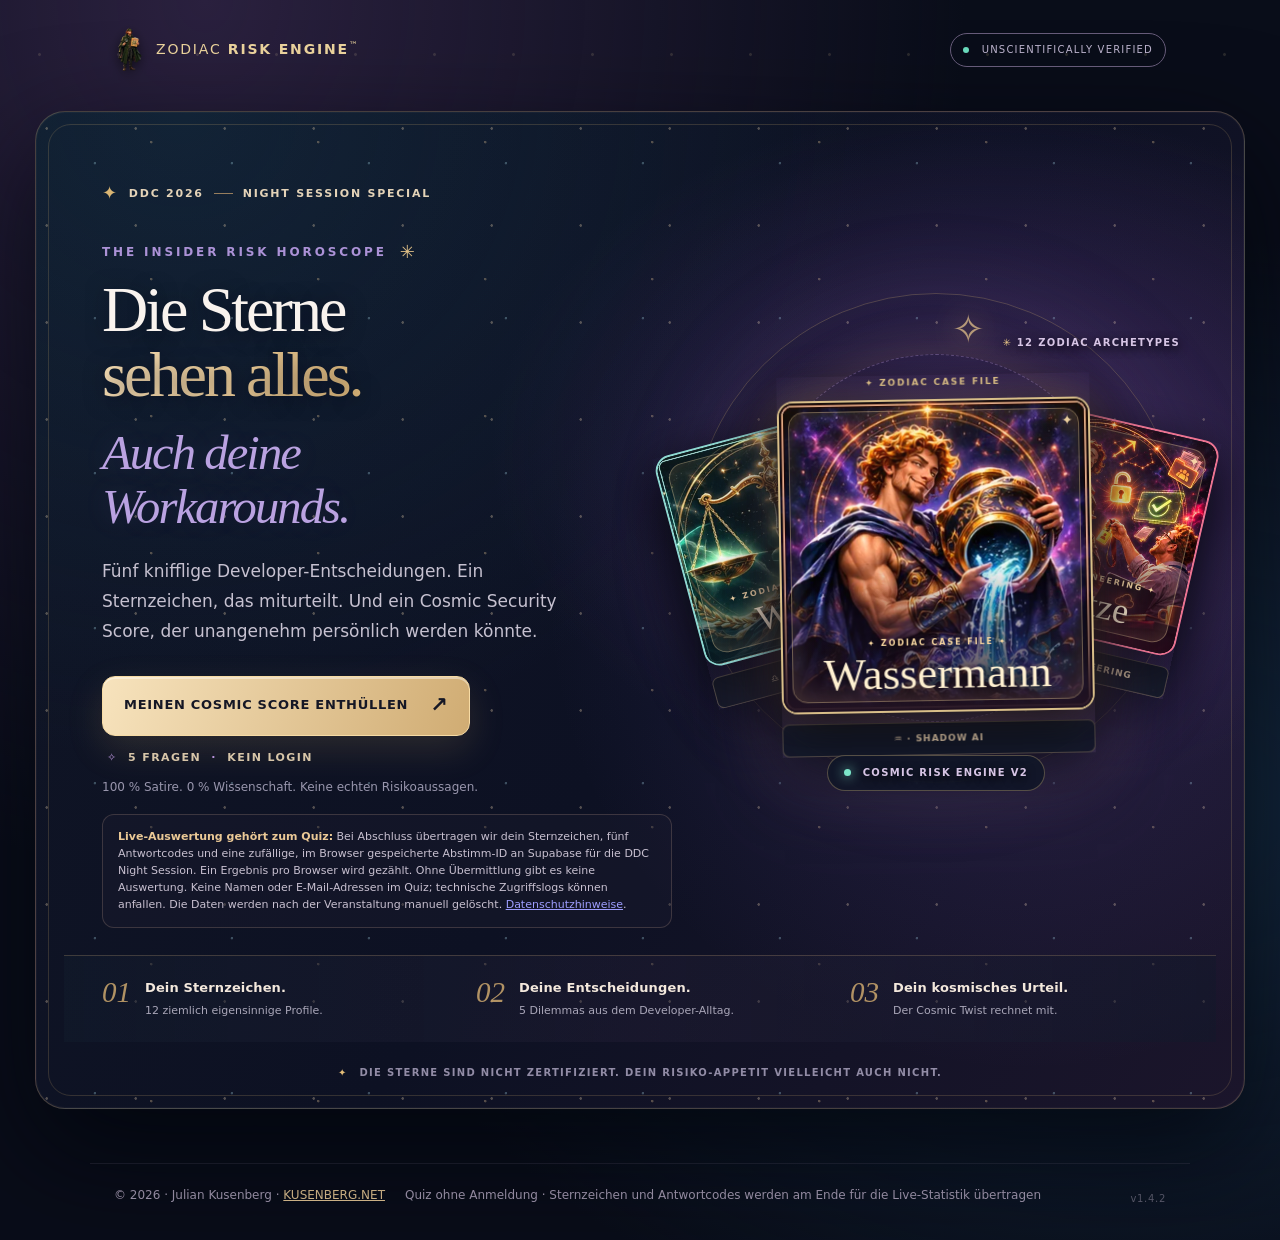
<file: index.html>
<!doctype html>
<html lang="de">
<head>
  <meta charset="utf-8">
  <meta name="viewport" content="width=device-width, initial-scale=1">
  <meta name="theme-color" content="#090c18">
  <meta name="description" content="Dein völlig unwissenschaftlicher Zodiac Security Score. Zwölf Sternzeichen, fünf Entscheidungen und eine kosmisch fragwürdige Risikoanalyse.">
  <meta property="og:type" content="website">
  <meta property="og:url" content="https://leprechaun91.github.io/zodiac-security-score/">
  <meta name="twitter:card" content="summary">
  <meta property="og:title" content="Zodiac Security Score™">
  <meta property="og:description" content="Wie sehr bringt dein Sternzeichen den CISO zur Verzweiflung? Finde es heraus.">
  <title>Zodiac Security Score™ | Insider Risk Horoscope</title>
  <link rel="icon" href="favicon.svg" type="image/svg+xml">
  <link rel="stylesheet" href="style.css?v=1.4.0">
  <script src="assets/zodiac-art.js?v=0.8.0" defer></script>
  <script src="stats-config.js?v=1.3.1" defer></script>
  <script src="stats.js?v=1.4.0" defer></script>
  <script src="app.js?v=1.4.2" defer></script>
</head>
<body>
  <div class="ambient" aria-hidden="true"><span class="nebula n1"></span><span class="nebula n2"></span><span class="starfield"></span></div>
  <header class="masthead">
    <a class="brand" href="#" id="brandLink" aria-label="Zodiac Security Score Startseite"><img class="sherlock-brand" src="assets/sherlock-logo.svg?v=0.8.0" width="32" height="43" decoding="async" alt=""><span>ZODIAC <strong>RISK ENGINE</strong><sup>™</sup></span></a>
    <span class="live-chip"><span class="led"></span> UNSCIENTIFICALLY VERIFIED</span>
  </header>
  <main id="app" class="app" aria-live="polite"></main>
  <footer class="footer"><span>© 2026 · Julian Kusenberg · <a href="https://kusenberg.net" target="_blank" rel="noopener noreferrer">KUSENBERG.NET</a></span><span>100 % Satire · Keine echte Risikobewertung · Quiz-Ergebnisse fließen beim Abschluss in die DDC-Live-Statistik</span><span class="site-version" aria-label="App-Version">v1.4.2</span></footer>
  <noscript><p class="nojs">Für den Cosmic Security Score muss JavaScript aktiviert sein.</p></noscript>
</body>
</html>
</file>
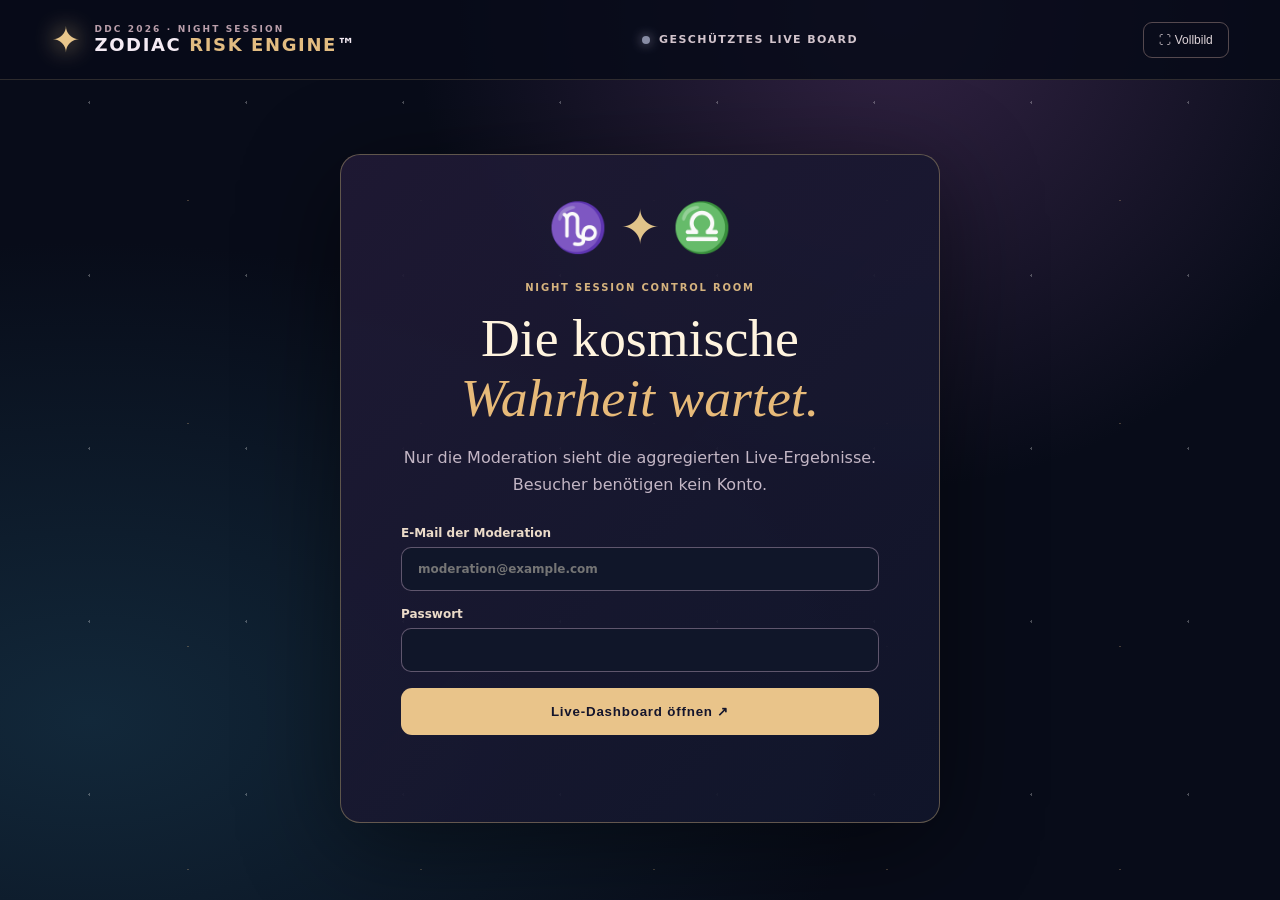
<file: live.html>
<!doctype html>
<html lang="de"><head>
<meta charset="utf-8"><meta name="viewport" content="width=device-width, initial-scale=1">
<meta name="robots" content="noindex,nofollow">
<meta name="theme-color" content="#090c18">
<title>Zodiac Risk Engine™ · DDC Live Board</title>
<link rel="icon" href="favicon.svg" type="image/svg+xml">
<link rel="stylesheet" href="live.css?v=1">
<script src="stats-config.js?v=1.3.1" defer></script>
<script src="stats.js?v=1.3.2" defer></script>
<script src="live.js?v=1.4.2" defer></script></head><body>
<div class="stars" aria-hidden="true"></div>
<header class="header"><div class="identity"><span class="symbol">✦</span><div><small>DDC 2026 · NIGHT SESSION</small><strong>ZODIAC <em>RISK ENGINE</em>™</strong></div></div>
<div class="status"><span id="liveDot" class="dot"></span><span id="statusText">GESCHÜTZTES LIVE BOARD</span></div>
<button type="button" class="fullscreen" id="fullScreen">⛶ Vollbild</button>
</header>
<main class="wrapper">
<section id="setup" class="setup hidden"><h1>Die Sterne sind noch offline.</h1><p>Die Statistikanbindung wird eingerichtet. Diese Ansicht bleibt bis zur Verbindung mit Supabase im Standby.</p><a href="index.html">Zur Quiz-App</a></section>
<section id="login" class="login">
<div class="login-crest">♑ ✦ ♎</div><span class="eyebrow">NIGHT SESSION CONTROL ROOM</span><h1>Die kosmische<br><em>Wahrheit wartet.</em></h1>
<p>Nur die Moderation sieht die aggregierten Live-Ergebnisse. Besucher benötigen kein Konto.</p>
<form id="loginForm"><label>E-Mail der Moderation<input id="email" type="email" autocomplete="username" required placeholder="moderation@example.com"></label>
<label>Passwort<input id="password" type="password" autocomplete="current-password" required></label><button class="btn" type="submit">Live-Dashboard öffnen ↗</button>
<div id="loginError" class="error" role="alert"></div></form>
</section>
<section id="board" class="board hidden">
<div class="hero-row"><div><span class="eyebrow">INSIDER RISK HOROSCOPE · LIVE REPORT</span><h1>Die Sterne <em>haben abgestimmt.</em></h1><p>Gezählt wird ein abgeschlossener Quiz-Durchlauf pro Browser, nachdem der Server das Ergebnis erfasst hat.</p></div><div class="last-sync"><span class="dot"></span> LIVE · AKTUALISIERUNG ALLE 10 SEKUNDEN<br><small id="timestamp">Noch keine Daten</small></div></div>
<div class="metrics">
<div class="metric"><span>GEZÄHLTE QUIZ-ABSCHLÜSSE</span><strong id="metricTotal">0</strong><small>einmalige Stimmen pro Browser</small></div>
<div class="metric"><span>Ø SECURITY SCORE</span><strong id="metricSecurity">—</strong><small>100 = besser geschützt</small></div>
<div class="metric"><span>KRITISCHES CHAOS</span><strong id="metricChaos">0</strong><small>Security Score unter 30</small></div>
<div class="metric highlight"><span>RISIKO-MONARCH DES ABENDS</span><strong id="metricLeader">—</strong><small id="leaderCaption">Noch keine Teilnehmer</small></div>
</div>
<div class="columns">
<section class="panel rank"><div class="panel-head"><div><span class="eyebrow">DER KOSMISCHE INDEX</span><h2>Zodiac Risk Leaderboard</h2></div><div class="tiny">HÖHERES RISIKO ↑</div></div>
<div id="signList" class="sign-list"><p class="empty">Warte auf die erste freiwillige Teilnahme …</p></div>
<p class="legend">Der Risikoindex ist <strong>100 − Ø Security Score</strong>. Er ist eine satirische Statistik und nicht identisch mit dem persönlichen Security Score. Kleine Stichproben sind nicht repräsentativ.</p>
</section>
<section class="panel aside"><div class="panel-head"><div><span class="eyebrow">DIE VIER KOSMISCHEN ZUSTÄNDE</span><h2>Was die Sterne anrichten</h2></div></div><div id="tiers" class="tiers"></div>
<div class="panel-head question-head"><div><span class="eyebrow">ENTSCHEIDUNGEN IN ECHTZEIT</span><h2>Was hättest du getan?</h2></div></div>
<div class="question-selector" id="questionTabs"></div><h3 id="questionTitle" class="question-title"></h3><div id="questionChoices" class="question-choices"></div>
</section>
</div>
<div class="board-footer"><span>100 % SATIRE · 0 % ASTROLOGISCHE BEWEISKRAFT</span><strong>KUSENBERG.NET</strong><button id="snapshot" type="button">Snapshot speichern</button><button id="logout" type="button">Abmelden</button></div>
<div id="boardError" class="error" role="status"></div>
</section>
</main>
</body></html>
</file>
<file: style.css>
*{box-sizing:border-box}html{min-height:100%;background:#090d19;scroll-behavior:smooth}body{margin:0;color:#f5f1f6;font:16px/1.6 Inter,system-ui,-apple-system,Segoe UI,Arial,sans-serif;background:radial-gradient(ellipse at 16% 0%,#2a203e 0%,transparent 50%),radial-gradient(ellipse at 90% 65%,#13283e 0%,transparent 50%),#090d19;min-height:100vh}button{font:inherit;cursor:pointer}button:disabled{opacity:.4;cursor:not-allowed}.ambient{position:fixed;inset:0;pointer-events:none;overflow:hidden;opacity:.5}.starfield{position:absolute;inset:0;background-image:radial-gradient(#ffe6ad 1px,transparent 1.5px),radial-gradient(#fff 1px,transparent 1.5px);background-size:79px 109px,151px 133px;background-position:0 0,24px 57px;opacity:.26}.masthead{position:relative;z-index:2;max-width:1100px;margin:auto;padding:28px 24px;display:flex;justify-content:space-between;align-items:center;gap:12px}.brand{color:#e9d19b;text-decoration:none;font-size:14px;letter-spacing:.13em;display:flex;gap:10px;align-items:center}.brandmark{font-size:36px}.brand sup{font-size:9px}.live-chip{border:1px solid #665b79;border-radius:50px;padding:8px 12px;font-size:10px;letter-spacing:.12em;color:#bbb2cc}.led{display:inline-block;width:6px;height:6px;background:#69d9bb;border-radius:50%;margin-right:8px}.app{position:relative;z-index:1;max-width:950px;margin:0 auto;padding:35px 20px 70px;min-height:70vh}.hero{text-align:center;padding:24px 10px}.kicker{color:#d5b67c;font-size:12px;letter-spacing:.18em;font-weight:750;text-transform:uppercase}.hero h1{font-family:Georgia,serif;font-size:clamp(46px,8.7vw,91px);font-weight:400;line-height:1.07;margin:16px auto 24px;letter-spacing:-.04em}.hero h1 em{color:#eac78d;font-weight:400}.lead{font-size:19px;line-height:1.65;max-width:650px;margin:14px auto 30px;color:#cbc7d6}.sun{width:250px;height:250px;border:1px solid #65597b;border-radius:50%;margin:32px auto 18px;display:flex;align-items:center;justify-content:center;color:#eac78d;font-size:110px;box-shadow:0 0 0 20px #dfb87c0a,0 0 0 53px #a48fc20d,inset 0 0 60px #bda67c1a;animation:float 7s ease-in-out infinite}@keyframes float{50%{transform:translateY(-9px) rotate(8deg)}}.btn{padding:15px 21px;border-radius:12px;border:1px solid #b99a63;font-weight:750;font-size:13px;letter-spacing:.06em;transition:transform .2s,filter .2s}.btn:hover:not(:disabled){transform:translateY(-2px);filter:brightness(1.15)}.primary{background:linear-gradient(120deg,#f3d9a1,#c59b60);color:#151320}.secondary{background:#17182b;color:#e6d5b4;border-color:#6b5477}.facts{display:flex;justify-content:center;gap:32px;flex-wrap:wrap;margin:36px auto;color:#ded2bf;font-size:13px}.muted{color:#aaa8bf}.small{font-size:13px}.panel,.result{background:linear-gradient(160deg,#1a192eF2,#101626EE);border:1px solid #5f4a6355;border-radius:24px;padding:clamp(23px,5vw,54px);box-shadow:0 28px 100px #03040a80}.panel h1,.result h1{font-family:Georgia,serif;font-size:clamp(31px,5vw,54px);font-weight:500;line-height:1.2;margin:17px 0 18px}.panel p{margin:12px 0 20px}.zodiacs{display:grid;grid-template-columns:repeat(4,1fr);gap:11px;margin:28px 0}.zodiac{padding:16px 8px;color:#ece2ec;border-radius:13px;background:#24233b;border:1px solid #62586e55;display:flex;flex-direction:column;align-items:center;gap:7px;font-size:14px}.zodiac span{font-size:42px;color:#e6c387}.zodiac:hover,.zodiac.selected{background:#44374c;border-color:#f0c886}.actions{display:flex;gap:12px;flex-wrap:wrap;justify-content:space-between;margin:30px 0 0}.topline{display:flex;justify-content:space-between;gap:18px;color:#bdb1c8;font-size:11px;letter-spacing:.1em}.progress{height:7px;margin:15px 0 25px;background:#35344b;border-radius:50px;overflow:hidden}.progress>div{height:100%;background:linear-gradient(90deg,#c19569,#f3d79c);border-radius:50px}.joke{padding:17px 20px;color:#e5cfae;background:#2e283a;border-left:3px solid #deb875;border-radius:0 12px 12px 0;font-style:italic}.options{display:grid;gap:11px;margin-top:24px}.option{display:flex;gap:16px;align-items:center;padding:17px 18px;border-radius:12px;background:#222238;border:1px solid #6359706b;cursor:pointer;transition:background .2s,border-color .2s}.option:hover,.option.selected{background:#3b3049;border-color:#d5b37d}.option input{accent-color:#ddba80}.option b{color:#eac78b}.center{text-align:center}.largeglyph{font-size:125px;line-height:1.2;color:#f1d19b;text-shadow:0 0 70px #cf9e7477}.loader{height:8px;max-width:450px;margin:35px auto;border-radius:30px;background:linear-gradient(90deg,#d5a568,#f7e0b1);animation:pulse 1.4s ease-in-out infinite}@keyframes pulse{50%{opacity:.2;transform:scaleX(.4)}}.result-hero{text-align:center;padding:20px 0 35px;border-bottom:1px solid #695873}.result-hero h1{margin:6px 0 20px}.score{font-size:clamp(75px,16vw,142px);line-height:1.3;font-weight:850;color:#f0cf98;letter-spacing:-.06em}.score span{font-size:24px;color:#bbb4c7;letter-spacing:0}.result-hero h2{color:#f0c588;font-size:20px;letter-spacing:.06em}.result-hero .lead{font-family:Georgia,serif;font-style:italic}.details{display:grid;grid-template-columns:repeat(2,1fr);gap:15px;margin-top:26px}.details article{padding:20px;border:1px solid #6c5b704f;background:#24243999;border-radius:14px}.details h3,.breakdown h3{font-size:13px;letter-spacing:.1em;color:#d7b981;margin:0 0 12px}.details p{margin:0;color:#ddd8e4}.breakdown{padding:25px;margin:24px 0;border:1px solid #5e5472;border-radius:14px}.metric{display:flex;justify-content:space-between;color:#dcd4e4;font-size:14px}.breakdown .progress{margin:8px 0 17px}.result-actions{justify-content:center}.footer{max-width:1100px;margin:auto;border-top:1px solid #69617c40;padding:22px 24px 35px;display:flex;justify-content:space-between;gap:20px;flex-wrap:wrap;color:#aaa0b8;font-size:12px}.footer a{color:#e8ca97}.toast{position:fixed;bottom:25px;left:50%;transform:translateX(-50%);background:#e4c48e;color:#172032;padding:12px 24px;border-radius:12px;z-index:50;box-shadow:0 10px 40px #0009}@media(max-width:650px){.masthead{padding:18px}.live-chip{display:none}.app{padding:10px 14px 45px}.sun{width:180px;height:180px;font-size:85px}.zodiacs{grid-template-columns:repeat(3,1fr)}.details{grid-template-columns:1fr}.actions{flex-direction:column}.actions .btn{width:100%}.panel,.result{padding:23px 18px}.facts{gap:12px}.topline{font-size:9px}.option{padding:15px 10px}.lead{font-size:16px}}@media(prefers-reduced-motion:reduce){*,*:before,*:after{animation:none!important;scroll-behavior:auto!important}}

/* Mobile-first usability refinements for the DDC QR-code audience. */
:root{color-scheme:dark}
body{overflow-x:clip}
.btn,.zodiac,.option{touch-action:manipulation;-webkit-tap-highlight-color:transparent}
.btn:focus-visible,.zodiac:focus-visible,.option:focus-within,a:focus-visible{outline:3px solid #ffe2a7;outline-offset:3px}
.option{min-height:70px}
.option input{width:19px;height:19px;flex:0 0 19px;margin:0}
.option b{flex:0 0 20px}
.option span{flex:1;min-width:0;overflow-wrap:break-word}
h1,h2,h3,p,.brand{overflow-wrap:break-word}
@media(min-width:651px) and (max-width:810px){
  .zodiacs{grid-template-columns:repeat(3,minmax(0,1fr))}
}
@media(max-width:650px){
  .masthead{padding:16px 17px}
  .brand{font-size:12px;line-height:1.3;letter-spacing:.08em}
  .brandmark{font-size:28px}
  .app{width:100%;padding:8px 12px 56px}
  .hero{padding:8px 3px}
  .hero h1{font-size:clamp(38px,10.4vw,55px);letter-spacing:-.04em}
  .sun{width:145px;height:145px;font-size:73px;margin:25px auto}
  .panel,.result{border-radius:18px;padding:22px 16px}
  .panel h1{font-size:clamp(27px,7.4vw,38px);line-height:1.21}
  .zodiacs{grid-template-columns:repeat(2,minmax(0,1fr));gap:10px}
  .zodiac{min-height:103px;padding:11px 7px}
  .zodiac span{font-size:36px;line-height:1.25}
  .options{gap:11px;margin-top:19px}
  .option{min-height:76px;padding:15px 12px;gap:11px;align-items:center;font-size:15px;line-height:1.45}
  .option input{width:21px;height:21px;flex-basis:21px}
  .joke{font-size:14px;padding:12px 14px;line-height:1.52}
  .panel>.actions{position:sticky;bottom:0;z-index:5;padding:14px 2px calc(14px + env(safe-area-inset-bottom));margin:18px -2px 0;background:linear-gradient(180deg,#151828eb,#121728 15%,#121728 100%);border-top:1px solid #665b7833;box-shadow:0 -11px 22px #121728c2}
  .panel>.actions .btn.primary{order:-1}
  .panel>.actions .btn{min-height:50px}
  .result-hero .largeglyph{font-size:96px}
  .details{gap:12px}
  .details article{padding:16px}
  .breakdown{padding:17px 15px}
  .metric{font-size:13px}
  .footer{padding:22px 17px calc(30px + env(safe-area-inset-bottom))}
  .toast{width:max-content;max-width:calc(100vw - 30px);text-align:center;font-size:13px}
}
@media(max-width:360px){
  .app{padding-left:8px;padding-right:8px}
  .panel,.result{padding:18px 13px}
  .topline{display:flex;flex-wrap:wrap}
  .zodiacs{gap:7px}
  .zodiac{font-size:12px}
  .option{font-size:14px}
  .facts{font-size:11px}
}

/* Subtle build label at the end of the page. No overlay on mobile navigation. */
.site-version{margin-left:auto;align-self:flex-end;font-size:10px;line-height:1.2;letter-spacing:.07em;font-variant-numeric:tabular-nums;color:#858194;opacity:.7;white-space:nowrap;user-select:text}
@media(max-width:650px){.footer .site-version{width:100%;text-align:right;margin-top:0}}

/* v0.5.0 | Sherlock branding + responsive, score-reactive result artwork */
.sherlock-brand{width:32px;height:43px;object-fit:contain;flex-shrink:0;filter:drop-shadow(0 3px 6px #0008)}
.hero-illustration{position:relative;isolation:isolate;width:min(320px,76vw);height:260px;margin:15px auto 27px;display:grid;place-items:center}
.hero-illustration .sun{position:absolute;z-index:-1;width:225px;height:225px;margin:0;opacity:.65}
.hero-sherlock{height:250px;width:auto;max-width:70%;object-fit:contain;filter:drop-shadow(0 19px 25px #0009) drop-shadow(0 0 24px #f2c67440);transition:transform .35s ease;animation:detective-float 7s ease-in-out infinite}
@keyframes detective-float{50%{transform:translateY(-7px)}}
.result-topline{display:grid;grid-template-columns:minmax(0,1fr) minmax(0,1.15fr);gap:30px;align-items:center;margin-top:20px}
.result-portrait-wrap{min-width:0}
.risk-portrait{aspect-ratio:1 / 1;width:100%;background-image:url('assets/risk-moods.svg?v=0.5.1');background-repeat:no-repeat;background-size:200% 200%;background-color:#151b30;border:2px solid #d7b376;border-radius:20px;box-shadow:0 22px 55px #04091799,inset 0 0 24px #ffffff0a;overflow:hidden}
.risk-portrait.mood-0{background-position:left top;border-color:#63d5c8;box-shadow:0 0 48px #24aab533}
.risk-portrait.mood-1{background-position:right top;border-color:#ac8fda;box-shadow:0 0 48px #9b6bce33}
.risk-portrait.mood-2{background-position:left bottom;border-color:#fba676;box-shadow:0 0 48px #ed8b4638}
.risk-portrait.mood-3{background-position:right bottom;border-color:#ff6685;box-shadow:0 0 52px #ff426a35}
.portrait-tag{margin:11px 0 0;text-align:center;font-size:10px;line-height:1.5;color:#c9b1c9;font-weight:800;letter-spacing:.10em}
.result-headline{min-width:0;text-align:left}
.result-headline .largeglyph{font-size:52px;line-height:1.15}
.result-headline h1{font-size:clamp(30px,4.4vw,50px);margin:6px 0 9px;overflow-wrap:anywhere}
.result-headline .score{font-size:clamp(70px,8.7vw,110px);line-height:1.1}
.result-headline h2{font-size:clamp(13px,1.7vw,19px);letter-spacing:.035em}
.result-hero .lead{margin:32px auto 8px}
.result-tone-0 .score{color:#91ebd9}
.result-tone-1 .score{color:#d0b1ff}
.result-tone-2 .score{color:#ffb67b}
.result-tone-3 .score{color:#ff7595}
.result-tone-0 .result-hero h2{color:#91ebd9}
.result-tone-1 .result-hero h2{color:#d0b1ff}
.result-tone-2 .result-hero h2{color:#ffb67b}
.result-tone-3 .result-hero h2{color:#ff7595}
@media(max-width:650px){
 .sherlock-brand{width:28px;height:38px}
 .hero-illustration{height:200px;margin:6px auto 17px}
 .hero-illustration .sun{width:170px;height:170px}
 .hero-sherlock{height:190px}
 .result-topline{grid-template-columns:minmax(0,.86fr) minmax(0,1.14fr);gap:12px;align-items:center;margin-top:18px}
 .result-headline .largeglyph{font-size:33px}
 .result-headline h1{font-size:clamp(19px,5.4vw,28px);line-height:1.16}
 .result-headline .score{font-size:clamp(50px,13vw,72px)}
 .result-headline .score span{font-size:15px}
 .result-headline h2{font-size:12px;line-height:1.3}
 .portrait-tag{font-size:8px;letter-spacing:.02em}
 .risk-portrait{border-radius:13px}
 .result-hero .lead{margin-top:24px}
}
@media(max-width:360px){.result-topline{gap:9px}.result-headline h1{font-size:19px}}
@media(prefers-reduced-motion:reduce){.hero-sherlock{animation:none!important;transition:none!important}}

/* v0.6.0 - true zodiac result artwork; Sherlock stays in header branding */
.zodiac-wheel-wrap{width:min(335px,80vw);height:auto;aspect-ratio:1;margin:12px auto 25px;position:relative}
.hero-wheel{display:block;width:100%;height:100%;filter:drop-shadow(0 0 23px #d7a45f45);animation:zodiac-drift 25s ease-in-out infinite}
@keyframes zodiac-drift{0%,100%{transform:rotate(-4deg)}50%{transform:rotate(4deg)}}
.zodiac-portrait{aspect-ratio:1;width:100%;display:grid;place-items:center;border:2px solid #D2B477;border-radius:18px;overflow:hidden;background:#13192c;box-shadow:0 18px 54px #050713b8}
.zodiac-portrait>svg{width:100%;height:100%;display:block;transition:transform .35s ease}
.zodiac-portrait:hover>svg{transform:scale(1.035)}
.zodiac-portrait.mood-0{border-color:#66dfcf;box-shadow:0 0 46px #19a79b32}
.zodiac-portrait.mood-1{border-color:#bc98f5;box-shadow:0 0 46px #956dc632}
.zodiac-portrait.mood-2{border-color:#ffad70;box-shadow:0 0 46px #e57b4a32}
.zodiac-portrait.mood-3{border-color:#ff5c87;box-shadow:0 0 54px #eb375432}
.scanning-zodiac{width:min(260px,65vw);margin:20px auto;animation:zodiac-pulse 1.6s ease-in-out infinite}
.scanning-zodiac>svg{display:block;width:100%;height:auto;border-radius:16px}
@keyframes zodiac-pulse{50%{filter:brightness(1.35) drop-shadow(0 0 20px #ffb27677);transform:scale(.98)}}
@media(max-width:650px){
  .zodiac-wheel-wrap{width:min(220px,61vw);height:auto;margin:2px auto 17px}
  .hero-wheel{max-width:100%}
  .result-topline{grid-template-columns:minmax(0,1fr);gap:14px}
  .result-portrait-wrap{max-width:300px;width:100%;margin:0 auto}
  .zodiac-portrait{border-radius:16px}
  .result-headline{text-align:center}
  .result-headline h1{font-size:clamp(27px,7.5vw,39px)}
  .result-headline .score{font-size:clamp(75px,18vw,108px)}
  .result-headline h2{font-size:15px}
  .portrait-tag{font-size:10px;letter-spacing:.07em}
  .result-hero .lead{margin-top:15px}
}
@media(prefers-reduced-motion:reduce){
  .hero-wheel,.scanning-zodiac{animation:none!important}
  .zodiac-portrait>svg{transition:none}
}

/* v0.7.0 – Cinematic Zodiac Collector Cards */
.zodiac-cinematic{--aura:#c7aaff;position:relative;isolation:isolate;width:100%;aspect-ratio:1/1;min-height:0;border-radius:20px;overflow:hidden;border:2px solid #d8b97a;background:radial-gradient(circle at 50% 25%,#473053,#0d1025 80%);box-shadow:0 18px 60px #050710ad,0 0 45px color-mix(in srgb,var(--aura) 18%,transparent)}
.zodiac-cinematic-0{--aura:#5ce4da;border-color:#84dcd2}
.zodiac-cinematic-1{--aura:#c1a2fa;border-color:#bc9ade}
.zodiac-cinematic-2{--aura:#ffae6a;border-color:#efb77f}
.zodiac-cinematic-3{--aura:#ff598b;border-color:#f37291}
.zodiac-painted,.zodiac-illustrated-fallback,.zodiac-cinematic-vignette{position:absolute;inset:0}
.zodiac-painted{background-image:url('assets/zodiac-atlas.webp?v=0.7.0');background-size:400% 300%;background-repeat:no-repeat;opacity:0;transform:scale(1.005);transition:opacity .4s,transform .45s}
.artwork-ready .zodiac-painted{opacity:1}
.zodiac-illustrated-fallback{display:grid;place-items:center}
.zodiac-illustrated-fallback svg{width:100%;height:100%}
.artwork-ready .zodiac-illustrated-fallback{display:none}
.zodiac-cinematic-vignette{background:linear-gradient(180deg,#09091c0b 0%,transparent 45%,#060b1ae8 100%);pointer-events:none}
.zodiac-cinematic-0 .zodiac-cinematic-vignette{background:linear-gradient(180deg,#69d7cb16,transparent 52%,#051c24ef)}
.zodiac-cinematic-1 .zodiac-cinematic-vignette{background:linear-gradient(180deg,#b19af016,transparent 52%,#111029ef)}
.zodiac-cinematic-2 .zodiac-cinematic-vignette{background:linear-gradient(180deg,#ed9b5216,transparent 52%,#221323f4)}
.zodiac-cinematic-3 .zodiac-cinematic-vignette{background:linear-gradient(180deg,#fc5d7019,transparent 48%,#250918f9)}
.zodiac-art-banner{position:absolute;bottom:13px;left:15px;right:15px;z-index:2;display:flex;flex-direction:column;align-items:center;gap:1px;text-align:center;text-shadow:0 3px 12px #000b}
.zodiac-art-overline{color:#f8d7a0;font-size:9px;letter-spacing:.24em;font-weight:800}
.zodiac-art-banner strong{font-family:Georgia,serif;font-weight:500;font-size:clamp(34px,5vw,54px);line-height:1.05;color:#fff1d2}
.result-topline{grid-template-columns:minmax(0,1.05fr) minmax(0,1fr);gap:clamp(18px,3vw,34px)}
.result-portrait-wrap{max-width:440px}
.result-headline .kicker{color:#eacb92}
.result-headline .score{font-variant-numeric:tabular-nums;text-shadow:0 0 24px #eac28c26;letter-spacing:-.045em}
.result-headline h1{font-family:Georgia,serif;letter-spacing:-.025em}
.result-headline h2{max-width:320px;line-height:1.3}
.result-headline .score span{letter-spacing:normal}
.portrait-tag{font-size:10px;line-height:1.4;letter-spacing:.08em;color:#cebed1}
.artwork-ready .zodiac-cinematic:hover .zodiac-painted{transform:scale(1.035)}
@media(max-width:650px){
  .result-topline{grid-template-columns:minmax(0,1fr);gap:17px}
  .result-portrait-wrap{max-width:395px}
  .zodiac-cinematic{border-radius:19px}
  .zodiac-art-banner{bottom:10px;left:10px;right:10px}
  .zodiac-art-banner strong{font-size:clamp(36px,10.7vw,52px)}
  .result-headline{text-align:center}
  .result-headline h1{font-size:clamp(25px,7vw,39px);margin:10px 0 12px}
  .result-headline h2{max-width:none;font-size:14px}
  .result-headline .score{font-size:clamp(66px,18vw,104px)}
  .portrait-tag{font-size:10px}
  .result-hero .lead{font-size:17px;line-height:1.5;margin-top:16px}
}
@media(prefers-reduced-motion:reduce){.zodiac-painted{transition:none!important}}

/* v0.8.0 - 12 zodiac signs x 4 genuine character variants */
.zodiac-cinematic .zodiac-painted{
 background-size:300% 400%;
 background-repeat:no-repeat;
 background-color:#15152b;
 opacity:0;
 transform:scale(1.006);
 transition:opacity .35s ease,transform .35s ease;
}
.zodiac-cinematic.is-loaded .zodiac-painted{opacity:1}
.zodiac-cinematic.is-loaded .zodiac-illustrated-fallback{display:none}
.zodiac-cinematic:before{
 content:"";position:absolute;inset:9px;z-index:3;
 border:1px solid #f7d69b66;border-radius:15px;pointer-events:none;
 box-shadow:inset 0 0 24px #E9BE8133;
}
.zodiac-cinematic:after{
 content:"✦";position:absolute;right:15px;top:10px;z-index:3;
 color:#ffe0a9;text-shadow:0 0 15px #edb768,0 0 30px var(--aura);
 opacity:.9;font-size:20px;pointer-events:none;
}
.zodiac-cinematic.is-loaded:hover .zodiac-painted{transform:scale(1.035)}
.zodiac-cinematic-0 .zodiac-painted{filter:saturate(1.08)}
.zodiac-cinematic-1 .zodiac-painted{filter:saturate(1.08)}
.zodiac-cinematic-2 .zodiac-painted{filter:saturate(1.15)}
.zodiac-cinematic-3 .zodiac-painted{filter:saturate(1.22)}
.result-portrait-wrap{width:100%}
.portrait-tag{text-align:center}
@media(max-width:650px){
 .zodiac-cinematic{border-radius:18px;max-width:395px}
 .zodiac-cinematic:before{inset:7px;border-radius:12px}
 .zodiac-cinematic:after{font-size:17px}
}
@media(prefers-reduced-motion:reduce){
 .zodiac-cinematic .zodiac-painted{transition:none}
}


/* v1.0.0 — DDC Night Session cinematic landing. Applies to the start view only. */
.app.app-home{max-width:1260px;padding:12px 25px 54px;min-height:0}
.hero-v2{position:relative;isolation:isolate;overflow:hidden;border-radius:30px;background:
 radial-gradient(ellipse at 79% 34%,#4b2b6880 0%,transparent 37%),
 radial-gradient(ellipse at 12% 0%,#163b535c 0%,transparent 46%),
 linear-gradient(125deg,#101626 0%,#0d1123 54%,#1b152b 100%);
 border:1px solid #b89a7355;box-shadow:0 40px 110px #02040bbb,0 0 0 1px #ffffff08 inset;color:#f9f3ee}
.hero-v2:before{content:"";position:absolute;z-index:-1;inset:0;opacity:.30;pointer-events:none;background:
 radial-gradient(circle at 12% 17%,#f4dbb5 1px,transparent 1.6px),
 radial-gradient(circle at 43% 33%,#a9d9e9 1px,transparent 1.6px),
 radial-gradient(circle at 69% 22%,#f7d49e 1px,transparent 1.6px);
 background-size:89px 97px,137px 155px,167px 137px}
.hero-v2:after{content:"";position:absolute;inset:12px;border:1px solid #d3ad7033;border-radius:23px;pointer-events:none;z-index:5}
.hero-v2-glow{position:absolute;z-index:-1;inset:0;pointer-events:none;background:radial-gradient(circle at 82% 48%,#7153ba38,transparent 43%)}
.hero-v2-layout{display:grid;grid-template-columns:minmax(0,1.1fr) minmax(0,1fr);align-items:center;min-height:550px;gap:5px;padding:67px 49px 27px 66px}
.hero-v2-copy{position:relative;z-index:3;min-width:0}
.hero-v2-eyebrow{display:flex;align-items:center;flex-wrap:wrap;gap:10px;font-size:11px;font-weight:800;letter-spacing:.16em;color:#e4d3b8}
.hero-v2-sparkle{font-size:18px;color:#d9b573}
.hero-v2-divider{display:inline-block;width:19px;height:1px;background:#b89568;opacity:.8}
.hero-v2-series{display:flex;align-items:center;gap:13px;margin-top:30px;color:#ac92d7;font-size:12px;letter-spacing:.24em;font-weight:800}
.hero-v2-series span{font-size:18px;color:#e1c187}
.hero-v2 h1{margin:11px 0 23px;font-family:Georgia,'Times New Roman',serif;font-size:clamp(47px,5vw,76px);font-weight:500;line-height:1.015;letter-spacing:-.046em;text-shadow:0 3px 20px #04061488}
.hero-v2 h1 .hero-v2-gold{color:#f2d1a0;background:linear-gradient(95deg,#ffe6ba,#deb87a);-webkit-background-clip:text;background-clip:text;-webkit-text-fill-color:transparent}
.hero-v2 h1 em{display:block;margin-top:18px;color:#baa2e1;font-weight:400;font-style:italic;font-size:.76em;line-height:1.12;letter-spacing:-.04em;text-shadow:0 0 29px #b68bed22}
.hero-v2-lead{max-width:495px;margin:0;color:#c6c1d0;font-size:clamp(15px,1.5vw,17px);line-height:1.75}
.hero-v2-actions{display:flex;align-items:flex-start;flex-direction:column;gap:13px;margin-top:29px}
.hero-v2-actions .btn{display:flex;align-items:center;justify-content:space-between;gap:22px;min-width:335px;min-height:60px;border-radius:13px;padding:16px 21px;background:linear-gradient(110deg,#f7e3bd,#d0ac73);border:1px solid #f7dba4;color:#151725;box-shadow:0 13px 36px #dbb16a27,0 2px 0 #ffffff66 inset;letter-spacing:.055em;font-size:13px;font-weight:850;transition:transform .22s,box-shadow .22s,filter .22s}
.hero-v2-actions .btn:hover{transform:translateY(-3px);box-shadow:0 17px 42px #d8b17948}
.hero-v2-actions .btn span{font-size:21px;line-height:1}
.hero-v2-time{color:#d7c5a8;font-size:11px;font-weight:800;letter-spacing:.13em}
.hero-v2-time span{margin:0 5px;color:#b792db}
.hero-v2-disclaimer{color:#9996ad;font-size:12px;margin:12px 0 0;line-height:1.5}
.hero-v2-visual{position:relative;height:502px;min-width:0;perspective:1200px}
.hero-v2-orbit{position:absolute;pointer-events:none;border-radius:50%;left:50%;top:47%;transform:translate(-50%,-50%);border:1px solid #d9b57842;box-shadow:0 0 52px #d19f6230}
.hero-v2-orbit-one{width:95%;max-width:490px;aspect-ratio:1;box-shadow:0 0 95px #a482c41d,inset 0 0 40px #f1d8ba06}
.hero-v2-orbit-two{width:71%;max-width:380px;aspect-ratio:1;border-style:dashed;border-color:#af91d06e;animation:cosmic-orbit 70s linear infinite}
.hero-v2-crosshair{position:absolute;top:-5px;left:53%;color:#f2ce8f;font-size:40px;opacity:.7;text-shadow:0 0 28px #e4b774}
.hero-v2-card{position:absolute;box-shadow:0 24px 56px #040713b9;transition:transform .35s ease,filter .35s ease}
.hero-v2-card .zodiac-cinematic{width:100%;height:auto;border-radius:16px;box-shadow:0 20px 50px #0009}
.hero-v2-card .zodiac-art-banner strong{font-size:clamp(26px,3vw,36px)}
.hero-v2-card .zodiac-art-overline{font-size:8px}
.hero-v2-card .zodiac-cinematic:after{font-size:14px}
.hero-v2-card-left{z-index:1;left:1%;top:125px;width:45%;max-width:217px;transform:rotate(-15deg);filter:saturate(.86)}
.hero-v2-card-right{z-index:1;right:0;top:114px;width:45%;max-width:220px;transform:rotate(13deg);filter:saturate(.94)}
.hero-v2-card-front{z-index:2;left:50%;top:73px;width:65%;max-width:313px;transform:translateX(-50%) rotate(-1deg);filter:drop-shadow(0 10px 27px #cd92b83b)}
.hero-v2-card-left:hover{transform:rotate(-9deg) translateY(-12px);filter:saturate(1.1)}
.hero-v2-card-right:hover{transform:rotate(8deg) translateY(-12px);filter:saturate(1.1)}
.hero-v2-card-front:hover{transform:translateX(-50%) rotate(0deg) translateY(-12px)}
.hero-v2-card-front .zodiac-cinematic{border-color:#d9bf89;box-shadow:0 16px 56px #000c,0 0 34px #d4aa7b3b}
.hero-v2-card-front .zodiac-art-banner strong{font-size:clamp(35px,3.5vw,49px)}
.hero-v2-card-kicker{color:#edcf91;font-size:9px;font-weight:900;letter-spacing:.2em;text-align:center;margin-bottom:10px}
.hero-v2-card-tag{margin-top:10px;padding:8px 10px;border:1px solid #dfbf8c52;border-radius:7px;background:#151a2cf2;color:#f1d8b7;font-size:9px;font-weight:900;text-align:center;letter-spacing:.11em;white-space:nowrap}
.hero-v2-visual-note{position:absolute;z-index:4;font-size:10px;letter-spacing:.13em;font-weight:850;white-space:nowrap;color:#d7c5e5;text-shadow:0 3px 10px #000}
.hero-v2-note-top{right:15px;top:33px}
.hero-v2-note-top span{color:#edca87}
.hero-v2-note-bottom{bottom:13px;left:50%;transform:translateX(-50%);border:1px solid #c9ad795e;background:#111628e8;border-radius:40px;padding:9px 16px}
.hero-v2-note-dot{display:inline-block;width:7px;height:7px;margin-right:7px;background:#7ce6c9;box-shadow:0 0 12px #7ce6c9;border-radius:50%}
.hero-v2-journey{position:relative;display:grid;grid-template-columns:repeat(3,minmax(0,1fr));margin:0 28px;padding:22px 26px 23px;border-top:1px solid #bd9d7045;background:linear-gradient(90deg,#121b2c8c,#25203860,#12182a8c);gap:22px}
.hero-v2-step{display:flex;align-items:flex-start;gap:14px;padding:0 12px}
.hero-v2-step-no{font:italic 29px/1 Georgia,serif;color:#cda86e;opacity:.85}
.hero-v2-step strong{display:block;color:#f3e8dc;font-size:13px;font-weight:750;letter-spacing:.01em}
.hero-v2-step small{display:block;color:#a9a6b8;font-size:11px;line-height:1.45;margin-top:5px}
.hero-v2-footnote{text-align:center;color:#928ca6;font-size:10px;letter-spacing:.13em;font-weight:750;padding:23px 20px 27px}
.hero-v2-footnote span{color:#e4bd78;margin-right:7px}
@keyframes cosmic-orbit{from{transform:translate(-50%,-50%) rotate(0deg)}to{transform:translate(-50%,-50%) rotate(360deg)}}
@media(max-width:1040px) and (min-width:761px){
 .hero-v2-layout{padding:57px 31px 22px 43px;grid-template-columns:minmax(0,1.05fr) minmax(0,.95fr)}
 .hero-v2 h1{font-size:clamp(44px,5.6vw,62px)}
 .hero-v2-card-left{left:0}
 .hero-v2-card-right{right:0}
 .hero-v2-card-front{max-width:270px}
 .hero-v2-visual{height:450px}
 .hero-v2-actions .btn{min-width:0;width:min(100%,340px)}
}
@media(max-width:760px){
 .app.app-home{padding:0 11px 35px}
 .hero-v2{border-radius:21px}
 .hero-v2:after{inset:8px;border-radius:15px}
 .hero-v2-layout{grid-template-columns:1fr;gap:0;padding:35px 23px 3px;min-height:0}
 .hero-v2-copy{text-align:center}
 .hero-v2-eyebrow{justify-content:center;gap:7px;font-size:9px;letter-spacing:.11em}
 .hero-v2-series{justify-content:center;margin-top:19px;font-size:10px;letter-spacing:.13em;gap:8px}
 .hero-v2 h1{font-size:clamp(42px,9.9vw,66px);letter-spacing:-.049em;margin:12px 0 16px;line-height:1.05}
 .hero-v2 h1 em{margin-top:10px;font-size:.74em}
 .hero-v2-lead{max-width:470px;margin:0 auto;font-size:14px;line-height:1.6}
 .hero-v2-actions{margin-top:21px;align-items:center;gap:9px}
 .hero-v2-actions .btn{width:min(100%,410px);min-width:0;min-height:55px;font-size:12px;padding:13px 16px}
 .hero-v2-time{font-size:10px}
 .hero-v2-disclaimer{margin-top:10px;font-size:10px}
 .hero-v2-visual{width:min(100%,490px);height:363px;margin:12px auto 4px}
 .hero-v2-orbit-one{max-width:360px}
 .hero-v2-orbit-two{max-width:280px}
 .hero-v2-card-left{width:38%;top:98px;left:3%}
 .hero-v2-card-right{width:38%;top:98px;right:3%}
 .hero-v2-card-front{width:55%;top:51px}
 .hero-v2-card-front .zodiac-art-banner strong{font-size:clamp(25px,6.7vw,40px)}
 .hero-v2-card .zodiac-art-banner strong{font-size:clamp(20px,5vw,30px)}
 .hero-v2-card-tag{font-size:8px;letter-spacing:.07em;padding:7px 5px}
 .hero-v2-visual-note{font-size:9px}
 .hero-v2-note-top{top:8px;right:3px}
 .hero-v2-note-bottom{bottom:1px}
 .hero-v2-journey{grid-template-columns:1fr;gap:10px;margin:0 16px;padding:17px 10px 8px;background:none}
 .hero-v2-step{padding:7px 10px}
 .hero-v2-step-no{font-size:25px}
 .hero-v2-step strong{font-size:12px}
 .hero-v2-step small{font-size:11px}
 .hero-v2-footnote{line-height:1.5;padding:13px 18px 22px;font-size:9px;letter-spacing:.06em}
}
@media(max-width:410px){
 .hero-v2-layout{padding:29px 17px 0}
 .hero-v2 h1{font-size:clamp(38px,10.8vw,47px)}
 .hero-v2-series{font-size:9px}
 .hero-v2-visual{height:300px;width:100%;margin-top:12px}
 .hero-v2-card-front{top:48px;width:58%}
 .hero-v2-card-left,.hero-v2-card-right{top:94px;width:39%}
 .hero-v2-card-tag{font-size:7px}
 .hero-v2-note-bottom{font-size:8px;padding:7px 10px}
 .hero-v2-note-top{font-size:8px}
 .hero-v2-lead{font-size:13px}
}
@media(prefers-reduced-motion:reduce){
 .hero-v2-orbit-two{animation:none}
 .hero-v2-card,.hero-v2-actions .btn{transition:none}
}


/* v1.0.2 — explain the cosmic score without changing the underlying algorithm */
.cosmic-breakdown{padding:clamp(21px,3.2vw,31px);border:1px solid #7763838c;background:linear-gradient(155deg,#1b1a31,#121625);box-shadow:0 20px 55px #060a1a38}
.cosmic-heading{display:flex;align-items:center;justify-content:space-between;gap:17px;margin-bottom:19px}
.cosmic-eyebrow{display:block;color:#d4ac78;font-size:10px;letter-spacing:.15em;font-weight:800;margin-bottom:7px}
.cosmic-heading h3{font:700 clamp(13px,1.5vw,17px)/1.35 Inter,system-ui,sans-serif;letter-spacing:.075em;color:#edcb90;margin:0}
.cosmic-final-score{font:800 32px/1 system-ui,sans-serif;color:#f7ddb6;white-space:nowrap;font-variant-numeric:tabular-nums}
.cosmic-final-score small{font-size:13px;font-weight:600;color:#c8bfd0;margin-left:3px}
.cosmic-ledger{background:#1016259c;border-radius:12px;border:1px solid #aa937c37;padding:13px 19px}
.cosmic-ledger-row{display:flex;align-items:flex-start;justify-content:space-between;gap:18px;padding:8px 0;color:#d1c9db;font-size:14px;line-height:1.35}
.cosmic-ledger-row strong{font-variant-numeric:tabular-nums;font-weight:780;color:#f5e3c6;white-space:nowrap}
.cosmic-ledger-twist{color:#e1c4ff}
.cosmic-ledger-twist strong{color:#e5b6fc}
.cosmic-ledger-total{border-top:1px solid #c5ac8070;margin-top:10px;padding-top:17px;color:#f5dfb8;font-size:12px;font-weight:850;letter-spacing:.055em}
.cosmic-ledger-total strong{font-size:20px;color:#f9e3ba}
.cosmic-limit-note{display:block;color:#a6a3b5;font-size:10px;letter-spacing:0;font-weight:500;margin-top:2px}
.cosmic-insight{padding:22px 0 0}
.cosmic-insight-title{display:flex;align-items:center;gap:10px;color:#e2bc85}
.cosmic-insight-title>span:first-child{font-size:22px;line-height:1}
.cosmic-insight h4{color:#f4d4a1;font-family:Georgia,serif;font-size:clamp(21px,2.5vw,28px);font-weight:500;line-height:1.15;margin:0;flex:1}
.cosmic-insight-tally{font-weight:900;font-size:12px;color:#d2b6ec;border:1px solid #937ba4;border-radius:30px;padding:4px 9px}
.cosmic-insight>p{color:#c3bbce;margin:11px 0 18px;font-size:14px;line-height:1.7}
.cosmic-resonance{display:flex;gap:15px;justify-content:space-between;align-items:center;border:1px solid #836c9560;border-radius:12px;padding:13px 16px;background:linear-gradient(110deg,#27243caa,#1a1d30bb);margin-bottom:9px}
.cosmic-resonance-copy{display:flex;flex-direction:column;gap:3px;min-width:0}
.cosmic-question{font-size:10px;font-weight:850;color:#dfb984;letter-spacing:.09em}
.cosmic-resonance-copy strong{font-size:14px;color:#f7f0ed;line-height:1.38;font-weight:680}
.cosmic-resonance-copy small{font-size:12px;color:#b8b0c7;line-height:1.4}
.cosmic-delta{font-weight:850;font-size:21px;white-space:nowrap;font-variant-numeric:tabular-nums}
.cosmic-delta-risk{color:#ff9b98}
.cosmic-delta-safe{color:#83e1bc}
.cosmic-calculation-details{padding:9px 3px 1px}
.cosmic-mini-row{display:flex;justify-content:space-between;gap:13px;padding:7px 0;align-items:flex-start;font-size:12px;line-height:1.45;color:#b1aabf}
.cosmic-mini-row strong{font-size:13px;white-space:nowrap;font-variant-numeric:tabular-nums;color:#f2d6aa}
.cosmic-insight .cosmic-insight-asterisk{color:#8989a1;font-size:11px;margin:13px 0 0}
.cosmic-insight .cosmic-no-hit{color:#b8a6c8;font-style:italic;margin-top:0}
@media(max-width:650px){
 .cosmic-breakdown{padding:19px 15px}
 .cosmic-heading{align-items:flex-start}
 .cosmic-heading h3{font-size:12px;letter-spacing:.04em}
 .cosmic-eyebrow{font-size:9px;letter-spacing:.1em}
 .cosmic-final-score{font-size:27px}
 .cosmic-ledger{padding:12px}
 .cosmic-ledger-row{font-size:12px;gap:10px}
 .cosmic-ledger-total{font-size:11px}
 .cosmic-ledger-total strong{font-size:16px}
 .cosmic-insight{padding-top:17px}
 .cosmic-insight h4{font-size:21px}
 .cosmic-insight>p{font-size:13px}
 .cosmic-resonance{padding:12px 11px;gap:10px}
 .cosmic-resonance-copy strong{font-size:13px}
 .cosmic-resonance-copy small{font-size:11px}
 .cosmic-delta{font-size:19px}
}


/* v1.1.0 - Short, shareable result experience and optional deep dive */
.result-verdict{background:linear-gradient(145deg,#2f253d,#191c30 72%);border:1px solid #ac8c6959;border-radius:18px;margin:25px 0 18px;padding:clamp(18px,3vw,30px);box-shadow:inset 0 1px #e5cead14}
.result-verdict-eyebrow{font-size:10px;letter-spacing:.19em;font-weight:800;color:#e7bd85}
.result-verdict h3{margin:10px 0 8px;font:500 clamp(25px,3.1vw,34px)/1.14 Georgia,serif;color:#f4d9ad}
.result-verdict p{margin:0;font-size:clamp(17px,2.1vw,21px);line-height:1.5;color:#f4edf5}
.result-verdict small{display:block;margin-top:11px;font-size:12px;line-height:1.5;color:#aaa2ba}
.result-share-primary{display:flex;gap:12px;justify-content:center;align-items:center;margin:0}
.result-share-primary .btn{min-height:53px}
.result-share-primary .btn.primary{flex:1.3}
.result-share-primary .btn.secondary{flex:0.7}
.result-share-hint{text-align:center;color:#aaa2ba;font-size:12px;margin:9px auto 24px}
.result-expand{border:1px solid #77658385;background:linear-gradient(145deg,#191a2f,#111627);border-radius:14px;margin:12px 0;overflow:hidden}
.result-expand>summary{list-style:none;display:flex;justify-content:space-between;align-items:center;gap:15px;min-height:64px;padding:17px 22px;cursor:pointer;color:#e9d5b1;font-size:15px;font-weight:700;line-height:1.4;touch-action:manipulation}
.result-expand>summary::-webkit-details-marker{display:none}
.result-expand>summary:focus-visible{outline:3px solid #ffe2a7;outline-offset:-3px}
.result-expand .expand-chevron{font-size:24px;color:#dbba86;line-height:1;transition:transform .2s}
.result-expand[open] .expand-chevron{transform:rotate(180deg)}
.result-expand .details{margin:0;padding:0 19px 20px}
.result-expand .breakdown{margin:0;border:0;border-top:1px solid #77658355;border-radius:0;box-shadow:none;background:transparent}
.result-utility-actions{display:flex;align-items:center;justify-content:center;gap:12px;margin:19px 0 25px}
.result-utility-actions .btn{min-height:45px}
.night-invite{position:relative;overflow:hidden;border:1px solid #bd995e90;border-radius:17px;margin-top:22px;padding:27px clamp(20px,4vw,38px);background:radial-gradient(ellipse at 95% 15%,#62405b88,transparent 60%),linear-gradient(110deg,#1a172f,#0d1a30);text-align:center}
.night-invite:after{content:"♐  ✦  ♒";position:absolute;right:-10px;top:-30px;font-size:88px;color:#ffd48a;opacity:.09;pointer-events:none}
.night-invite>span{display:block;color:#e5c08e;letter-spacing:.18em;font-size:10px;font-weight:850}
.night-invite h3{font:500 clamp(23px,3vw,34px)/1.2 Georgia,serif;color:#f4dab1;margin:12px 0}
.night-invite p{font-size:14px;line-height:1.55;color:#c4bed0;max-width:570px;margin:0 auto}
@media(max-width:650px){
 .result-verdict{padding:21px 17px;margin:19px 0 15px}
 .result-verdict h3{font-size:25px}
 .result-verdict p{font-size:17px}
 .result-share-primary{flex-direction:column;gap:9px}
 .result-share-primary .btn{width:100%;flex:none;min-height:52px}
 .result-share-primary .btn.primary{order:0}
 .result-expand>summary{font-size:13px;min-height:59px;padding:15px}
 .result-expand .details{grid-template-columns:1fr;padding:0 13px 15px}
 .result-expand .details article{padding:16px}
 .result-expand .breakdown{padding:17px 12px}
 .result-utility-actions{flex-direction:column}
 .result-utility-actions .btn{width:100%}
 .night-invite{padding:23px 17px}
 .night-invite p{font-size:13px}
}
@media(prefers-reduced-motion:reduce){.result-expand .expand-chevron{transition:none}}

/* iPhone/Android: on-page generated card preview and user-initiated saving */
.card-export-overlay{position:fixed;inset:0;z-index:9999;background:#070916ef;display:flex;align-items:center;justify-content:center;padding:10px;backdrop-filter:blur(8px)}
.card-export-panel{width:min(100%,525px);max-height:calc(100dvh - 20px);display:flex;flex-direction:column;overflow:hidden;border-radius:17px;border:1px solid #ddbd807c;background:linear-gradient(155deg,#211a33,#0f1727);box-shadow:0 25px 85px #000c}
.card-export-top{padding:13px 17px;display:flex;align-items:center;justify-content:space-between;gap:10px;color:#e5c995;font-size:12px;letter-spacing:.1em;border-bottom:1px solid #cfad7b42}
.card-export-close{border:1px solid #7d699a;background:#2c2640;color:#f9e8d9;border-radius:50%;font-size:24px;width:34px;height:34px;cursor:pointer}
.card-export-content{padding:12px;overflow-y:auto;text-align:center}
.card-export-loading{color:#e7d0a5;margin:20px 0}
.card-export-image{display:block;max-width:100%;max-height:min(59dvh,610px);height:auto;width:auto;object-fit:contain;margin:auto;border:1px solid #d7b67a70;-webkit-touch-callout:default;-webkit-user-select:auto;user-select:auto}
.card-export-image[hidden],.card-export-actions[hidden],.card-export-share[hidden],.card-export-help[hidden],.card-export-loading[hidden]{display:none!important}
.card-export-actions{display:flex;gap:10px;flex-wrap:wrap;padding:11px 14px 0}
.card-export-actions .btn{flex:1 1 180px;min-height:48px}
.card-export-help{font-size:12px;text-align:center;color:#b9afca;margin:12px 14px 15px}
@media(max-width:650px){.card-export-overlay{padding:7px}.card-export-panel{max-height:calc(100dvh - 14px)}.card-export-content{padding:9px}.card-export-image{max-height:58dvh}.card-export-actions{padding:9px 10px 0}.card-export-actions .btn{flex-basis:120px;font-size:12px}.card-export-help{font-size:11px}}


/* v1.3.0 · DDC opt-in conference voting, never required for quiz */
.zodiac-vote-box{margin:24px 0;padding:clamp(20px,3vw,30px);border-radius:17px;border:1px solid #deb17c9e;background:radial-gradient(ellipse at 93% 0%,#60325366,transparent 65%),linear-gradient(120deg,#241d3a,#131a2e);box-shadow:0 15px 45px #03091370}
.zodiac-vote-kicker{font-size:10px;font-weight:850;letter-spacing:.14em;color:#e9ba80}
.zodiac-vote-box h3{font:500 clamp(24px,3vw,32px)/1.17 Georgia,serif;color:#f8dfb1;margin:12px 0}
.zodiac-vote-box p{font-size:14px;line-height:1.65;color:#e0d5e3;margin:9px 0 18px}
.zodiac-vote-box .btn{min-height:53px;max-width:420px;width:100%;font-size:12px}
.zodiac-vote-box .btn:disabled{opacity:.55;cursor:wait}
.zodiac-vote-box small{display:block;color:#bcb1c6;margin-top:13px;font-size:11px;line-height:1.6}
.zodiac-vote-box .zodiac-vote-error{color:#ffb8b8;font-size:12px;margin:12px 0}
.zodiac-vote-done{border-color:#76d7bd8c;background:linear-gradient(130deg,#14312d,#1d2035)}
.zodiac-vote-done .zodiac-vote-kicker{color:#9ce1c6}
@media(max-width:650px){.zodiac-vote-box{padding:20px 16px;margin:18px 0}.zodiac-vote-box h3{font-size:24px}.zodiac-vote-box p{font-size:13px}}


/* v1.4.0 · automatic, transparent DDC results collection */
.hero-v2-data-note{max-width:570px;margin:18px 0 0;padding:13px 15px;color:#c8c0d0;background:#1d1d3159;border:1px solid #a68b7d48;border-radius:12px;font-size:11px;line-height:1.55}
.hero-v2-data-note strong{color:#ebc996;font-weight:800}
.stats-disclosure-mini{border:1px solid #a58d7771;background:#211d3359;color:#e4d2c1;border-radius:11px;margin:17px 0 5px;padding:12px 15px;line-height:1.55;font-size:12px}
.stats-submit-status{color:#e3c697;max-width:540px;margin:17px auto;font-size:15px;line-height:1.6}
.stats-recovery{display:flex;justify-content:center;align-items:center;flex-wrap:wrap;gap:10px;margin-top:22px}
.stats-recovery .btn{min-height:45px;font-size:12px}
.stats-recovery [hidden]{display:none!important}
.stats-result-status{margin:15px 0 21px;background:linear-gradient(110deg,#19342eaa,#21233a);border:1px solid #87d0ac77;border-radius:13px;padding:16px 20px;color:#e3e4e7;font-size:13px;line-height:1.55}
.stats-result-status span{display:block;color:#a5e2c8;font-size:10px;font-weight:800;letter-spacing:.12em;margin-bottom:5px}
@media(max-width:760px){.hero-v2-data-note{margin:18px auto 0;font-size:10px;text-align:left}}
@media(max-width:650px){.stats-recovery{flex-direction:column}.stats-recovery .btn{width:100%;max-width:350px}.stats-submit-status{font-size:14px}.stats-result-status{padding:13px 15px;font-size:12px}}
</file>
<file: live.css>
:root{font-family:Inter,ui-sans-serif,system-ui,-apple-system,BlinkMacSystemFont,"Segoe UI",sans-serif;background:#070a18;color:#f4ebf4;color-scheme:dark}
*{box-sizing:border-box}body{margin:0;min-height:100vh;overflow-x:hidden;background:radial-gradient(ellipse at 70% 1%,#332344 0%,transparent 38%),radial-gradient(ellipse at 7% 80%,#12283a,transparent 47%),#080c19}
.stars{position:fixed;inset:0;pointer-events:none;opacity:.27;background-image:radial-gradient(#fff 1px,transparent 1px),radial-gradient(#f2c98b 1px,transparent 1px);background-size:157px 173px,233px 223px;background-position:11px 16px,72px 89px}
.header{display:flex;align-items:center;justify-content:space-between;gap:15px;min-height:80px;border-bottom:1px solid #c5ad7e34;background:#080b19dd;padding:14px clamp(18px,4vw,65px);position:relative;z-index:2}
.identity{display:flex;align-items:center;gap:14px}.identity .symbol{font-size:35px;color:#e8c68c;text-shadow:0 0 25px #e8c68c}.identity small{display:block;letter-spacing:.24em;font-size:9px;color:#ba9fab;font-weight:800}.identity strong{font-size:18px;letter-spacing:.09em;font-weight:900}.identity em{font-style:normal;color:#e2bc81}
.status{display:flex;align-items:center;gap:9px;color:#d2c4cc;font-size:11px;letter-spacing:.13em;font-weight:800}.dot{display:inline-block;width:8px;height:8px;flex:none;border-radius:50%;background:#888ca4;box-shadow:0 0 12px #888ca4}.dot.live{background:#63e0bc;box-shadow:0 0 17px #63e0bc}
.fullscreen,.board-footer button{border:1px solid #9c827f85;background:transparent;color:#dfd4d9;border-radius:9px;padding:10px 15px;cursor:pointer;font-size:12px}
.wrapper{position:relative;z-index:1;width:min(1780px,100%);margin:0 auto;padding:clamp(23px,3vw,55px)}
.hidden{display:none!important}
.login,.setup{max-width:600px;margin:4vh auto;padding:44px clamp(22px,5vw,60px);border:1px solid #b6a07276;border-radius:20px;background:linear-gradient(135deg,#201a35ee,#11162bed);box-shadow:0 22px 100px #0007;text-align:center}
.login-crest{font:48px Georgia,serif;color:#e1c48a;margin-bottom:20px}.eyebrow{font-size:10px;letter-spacing:.18em;font-weight:850;color:#d5b37e}.login h1,.setup h1,.hero-row h1{font:400 clamp(37px,4.2vw,65px)/1.1 Georgia,serif;margin:14px 0;color:#fff4df}.login h1 em,.hero-row h1 em{font-style:italic;color:#e7ba79}.login p,.setup p{color:#c3b6c5;line-height:1.7}
.login form{display:grid;gap:16px;text-align:left;margin-top:28px}.login label{color:#ebdbc9;font-size:12px;font-weight:700;display:grid;gap:7px}.login input{width:100%;padding:14px 16px;border:1px solid #95809c99;border-radius:10px;background:#101629;color:#fff;font:inherit;outline-offset:3px}.btn{padding:16px;background:#e9c48a;color:#14152c;border:0;border-radius:11px;font-weight:900;letter-spacing:.06em;cursor:pointer}.error{margin-top:14px;color:#ffb4be;font-size:13px;min-height:1em}
.hero-row{display:flex;justify-content:space-between;align-items:end;gap:20px;margin:5px 0 27px}.hero-row h1{margin:11px 0 9px}.hero-row p{color:#bdb6ca;margin:0;font-size:14px}.last-sync{text-align:right;color:#8fe0c8;font-size:10px;font-weight:850;letter-spacing:.08em;line-height:1.9}.last-sync small{color:#a2a2b7}
.metrics{display:grid;grid-template-columns:repeat(4,minmax(0,1fr));gap:15px;margin-bottom:22px}
.metric{min-height:155px;padding:22px;display:flex;flex-direction:column;justify-content:center;background:linear-gradient(125deg,#282139de,#12192be6);border:1px solid #c8af7d69;border-radius:15px;position:relative;overflow:hidden}
.metric:after{content:"✦";position:absolute;right:17px;top:12px;font-size:40px;color:#ddba8540}.metric>span{font-size:11px;font-weight:850;letter-spacing:.11em;color:#cfb39b}.metric strong{font:600 clamp(38px,4.4vw,66px)/1.15 Georgia,serif;color:#f6e0b3;margin:9px 0 5px;overflow-wrap:anywhere}.metric small{font-size:11px;color:#ada5bd}.metric.highlight{background:linear-gradient(125deg,#382140,#191428);border-color:#d4a673}.metric.highlight strong{font-size:clamp(27px,3vw,40px)}
.columns{display:grid;grid-template-columns:minmax(0,1.08fr) minmax(0,1fr);gap:20px;align-items:start}
.panel{border:1px solid #ac8b746f;border-radius:16px;background:linear-gradient(140deg,#201d32e8,#111827eb);padding:clamp(17px,2vw,30px);min-width:0}
.panel-head{display:flex;justify-content:space-between;align-items:center;gap:15px;margin-bottom:20px}.panel-head h2{font:400 clamp(22px,2.5vw,33px)/1.2 Georgia,serif;margin:7px 0 0;color:#f0d4ae}.tiny{font-size:10px;color:#e5bd84;letter-spacing:.13em;font-weight:800}
.sign-list{display:grid;gap:9px}.sign-item{display:grid;grid-template-columns:36px minmax(0,1fr) 105px;gap:10px;align-items:center;background:#18192d;border:1px solid #795d7159;border-radius:11px;padding:11px 13px}.sign-item.top{background:#39253ed1;border-color:#e1b783}.sign-rank{color:#e0b785;font:600 21px Georgia,serif}.sign-main strong{font-size:15px;color:#fff}.sign-main small{color:#a8a6bb;font-size:10px;display:block;margin:3px 0 5px}.sign-bar{height:6px;border-radius:9px;background:#4b314b;overflow:hidden}.sign-bar b{display:block;height:100%;background:linear-gradient(90deg,#d28fbc,#ef8a72);border-radius:9px}.sign-score{text-align:right;color:#f0cf9d;font-size:22px;font-weight:900}.sign-score small{display:block;font-size:10px;font-weight:600;color:#c2b5c0}.legend{color:#aba8bc;font-size:11px;line-height:1.6;margin:16px 0 0}.legend strong{color:#e9c592}
.tiers{display:grid;grid-template-columns:repeat(2,minmax(0,1fr));gap:10px}.tier{border:1px solid #675f807d;background:#181a2e;padding:16px;border-radius:10px}.tier strong{font:600 32px Georgia,serif;display:block;margin-top:6px}.tier span{font-size:11px;letter-spacing:.04em}.tier:nth-child(1) strong{color:#74d5b9}.tier:nth-child(2) strong{color:#bc9de8}.tier:nth-child(3) strong{color:#ebae78}.tier:nth-child(4) strong{color:#f47f9c}
.question-head{margin:30px 0 13px}.question-selector{display:flex;gap:8px;flex-wrap:wrap}.question-selector button{background:#292039;border:1px solid #806b8e;border-radius:9px;color:#d2c3da;padding:8px 14px;font-size:12px;cursor:pointer}.question-selector button.active{background:#dcb87d;color:#191527;border-color:#dcb87d;font-weight:900}.question-title{font-size:14px;color:#f8e2c3;line-height:1.5;margin:15px 0 12px}.question-choices{display:grid;gap:8px}.choice{display:grid;grid-template-columns:minmax(0,1fr) 48px;gap:10px;align-items:center}.choice-text{color:#e0d9e8;font-size:12px;line-height:1.4}.choice-num{text-align:right;font-size:13px;font-weight:850;color:#ebce9a}.choice-track{grid-column:1/-1;border-radius:10px;background:#393148;height:7px;overflow:hidden;margin-top:-5px}.choice-track b{display:block;height:100%;background:linear-gradient(90deg,#ba88e3,#f0ba7c)}
.board-footer{display:flex;justify-content:space-between;gap:12px;align-items:center;margin-top:23px;color:#a9a0b5;font-size:10px;letter-spacing:.1em}.board-footer strong{color:#e7c385}
.empty{color:#bbb1c5;font-style:italic}.setup a{color:#e6c18f}
@media(max-width:1000px){.columns{grid-template-columns:1fr}.metrics{grid-template-columns:repeat(2,1fr)}.hero-row{align-items:start}}
@media(max-width:600px){.header{flex-wrap:wrap;min-height:0}.status{order:3;width:100%}.fullscreen{margin-left:auto}.wrapper{padding:14px}.metrics{grid-template-columns:repeat(2,minmax(0,1fr));gap:8px}.metric{padding:13px;min-height:130px}.metric strong{font-size:33px}.metric.highlight strong{font-size:23px}.metric>span{font-size:9px}.last-sync{display:none}.hero-row h1{font-size:34px}.panel{padding:15px}.sign-item{grid-template-columns:23px minmax(0,1fr) 73px;padding:10px}.sign-score{font-size:17px}.sign-main strong{font-size:13px}.board-footer{flex-wrap:wrap}.board-footer span{display:none}}
@media(prefers-reduced-motion:reduce){*,*:after,*:before{transition:none!important;animation:none!important}}
</file>
